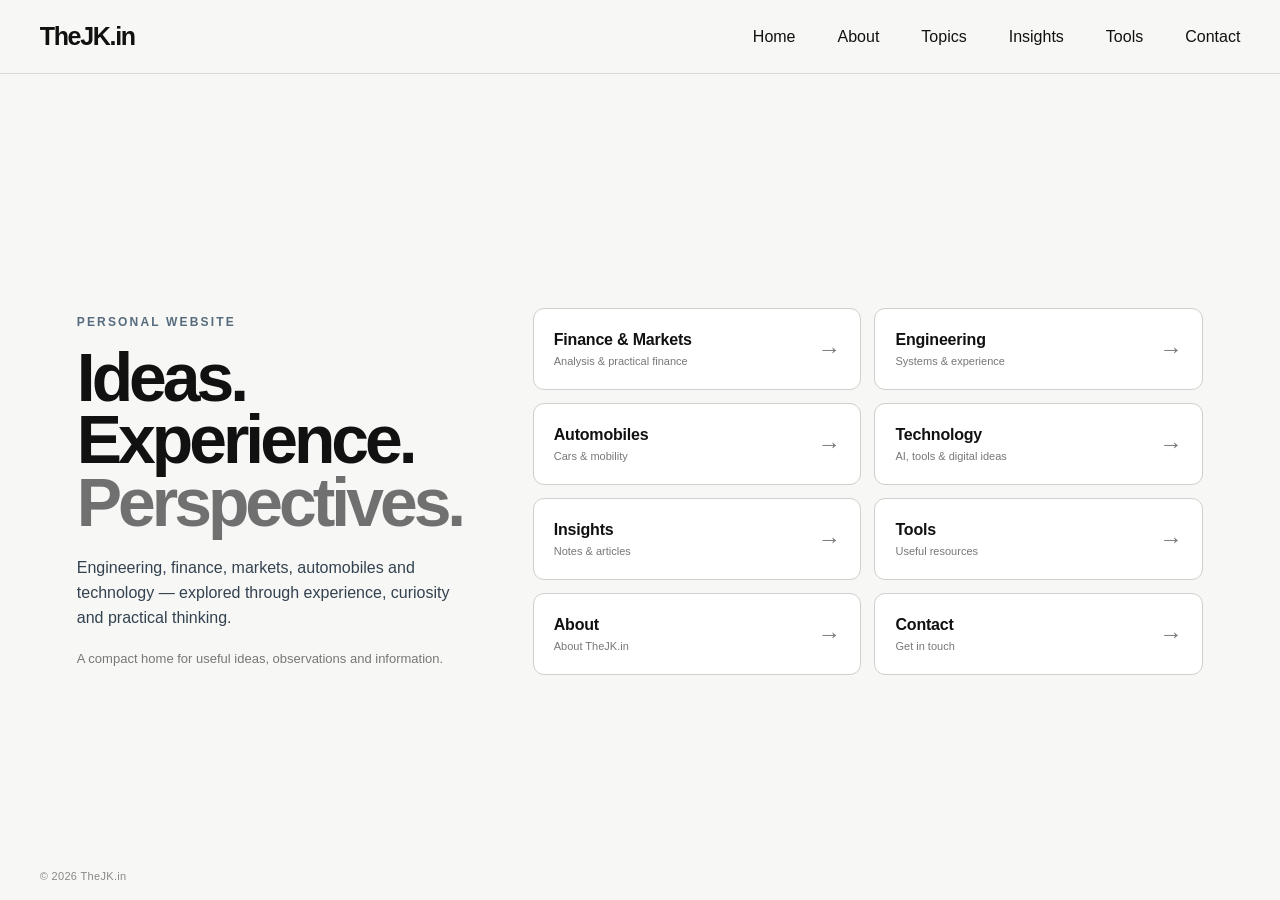
<file: index.html>
<!doctype html>
<html lang="en">
<head>
  <meta charset="utf-8">
  <meta name="viewport" content="width=device-width, initial-scale=1">
  <meta name="description" content="TheJK.in — ideas, experience and perspectives across engineering, finance, markets, automobiles and technology.">
  <meta name="theme-color" content="#f7f7f5">
  <title>TheJK.in | Ideas · Experience · Perspectives</title>

  <style>
    :root{
      --bg:#f7f7f5;
      --text:#111;
      --muted:#666;
      --line:#d9d9d5;
      --card:#fff;
      --accent:#566b7d;
    }

    *{box-sizing:border-box}

    html,body{
      width:100%;
      height:100%;
      margin:0;
    }

    body{
      overflow:hidden;
      background:var(--bg);
      color:var(--text);
      font-family:Arial, Helvetica, sans-serif;
      -webkit-font-smoothing:antialiased;
    }

    a{color:inherit;text-decoration:none}

    /* ---------- HEADER ---------- */
    .site-header{
      height:74px;
      padding:0 3.1vw;
      display:flex;
      align-items:center;
      justify-content:space-between;
      border-bottom:1px solid var(--line);
      background:rgba(247,247,245,.96);
    }

    .brand{
      font-size:25px;
      font-weight:800;
      letter-spacing:-1.3px;
    }

    .nav{
      display:flex;
      align-items:center;
      gap:42px;
    }

    .nav a{
      font-size:16px;
      transition:opacity .18s ease;
    }

    .nav a:hover{opacity:.55}

    /* ---------- HOME ---------- */
    .home{
      height:calc(100vh - 74px);
      padding:5vh 6vw 4vh;
      display:flex;
      align-items:center;
    }

    .home-grid{
      width:min(1180px,100%);
      margin:0 auto;
      display:grid;
      grid-template-columns:minmax(280px,.82fr) minmax(500px,1.45fr);
      gap:clamp(35px,6vw,90px);
      align-items:center;
    }

    .eyebrow{
      margin-bottom:18px;
      color:var(--accent);
      font-size:12px;
      font-weight:700;
      letter-spacing:.18em;
    }

    .title{
      margin:0 0 22px;
      max-width:560px;
      font-size:clamp(42px,5.3vw,76px);
      line-height:.92;
      letter-spacing:-4px;
      font-weight:800;
    }

    .title em{
      color:#707070;
      font-style:normal;
    }

    .description{
      max-width:520px;
      margin:0;
      font-size:clamp(15px,1.25vw,18px);
      line-height:1.55;
      color:#334250;
    }

    .tagline{
      margin:18px 0 0;
      color:#777;
      font-size:13px;
      line-height:1.5;
    }

    /* ---------- BUTTON PANEL ---------- */
    .buttons{
      display:grid;
      grid-template-columns:repeat(2,minmax(210px,1fr));
      gap:13px;
    }

    .button{
      min-height:82px;
      padding:17px 20px;
      display:flex;
      align-items:center;
      justify-content:space-between;
      border:1px solid #cfcfcb;
      border-radius:11px;
      background:var(--card);
      transition:
        transform .18s ease,
        box-shadow .18s ease,
        border-color .18s ease;
    }

    .button:hover{
      transform:translateY(-3px);
      border-color:#aaa;
      box-shadow:0 10px 28px rgba(0,0,0,.08);
    }

    .button strong{
      display:block;
      font-size:16px;
      font-weight:700;
      letter-spacing:-.2px;
    }

    .button small{
      display:block;
      margin-top:6px;
      color:#777;
      font-size:11px;
      font-weight:400;
    }

    .arrow{
      margin-left:15px;
      font-size:23px;
      color:#777;
      transition:transform .18s ease;
    }

    .button:hover .arrow{transform:translateX(4px)}

    .footer-note{
      position:fixed;
      left:3.1vw;
      bottom:18px;
      color:#888;
      font-size:11px;
      letter-spacing:.03em;
    }

    /* ---------- FULL-SCREEN PANELS ---------- */
    .panel{
      position:fixed;
      inset:74px 0 0;
      z-index:10;
      display:none;
      padding:7vh 8vw;
      overflow:auto;
      background:var(--bg);
    }

    .panel:target{display:block}

    .panel-inner{
      width:min(900px,100%);
      margin:0 auto;
    }

    .panel h2{
      margin:12px 0 20px;
      font-size:clamp(32px,4vw,52px);
      letter-spacing:-2px;
    }

    .panel p{
      max-width:760px;
      color:#3f4c57;
      font-size:17px;
      line-height:1.7;
    }

    .close{
      display:inline-block;
      margin-top:24px;
      padding:11px 17px;
      border:1px solid #bbb;
      border-radius:8px;
      font-size:13px;
      background:#fff;
    }

    /* ---------- MOBILE ---------- */
    @media (max-width:850px){
      body{overflow:auto}

      .site-header{height:64px;padding:0 5vw}

      .nav{gap:18px}
      .nav a:nth-child(1){display:none}

      .home{
        min-height:calc(100vh - 64px);
        height:auto;
        padding:7vh 6vw 8vh;
      }

      .home-grid{
        grid-template-columns:1fr;
        gap:34px;
      }

      .title{
        font-size:clamp(42px,12vw,64px);
        letter-spacing:-3px;
      }

      .buttons{grid-template-columns:1fr 1fr}

      .footer-note{display:none}

      .panel{inset:64px 0 0}
    }

    @media (max-width:520px){
      .nav{gap:12px}
      .nav a{font-size:13px}
      .buttons{grid-template-columns:1fr}
      .button{min-height:70px}
    }
  </style>
</head>

<body>

  <header class="site-header">
    <a class="brand" href="#home">TheJK.in</a>

    <nav class="nav" aria-label="Main navigation">
      <a href="#home">Home</a>
      <a href="#about">About</a>
      <a href="#topics">Topics</a>
      <a href="#insights">Insights</a>
      <a href="tools.html">Tools</a>
      <a href="#contact">Contact</a>
    </nav>
  </header>

  <!-- ONE-SCREEN HOME -->
  <main id="home" class="home">
    <div class="home-grid">

      <section>
        <div class="eyebrow">PERSONAL WEBSITE</div>

        <h1 class="title">
          Ideas.<br>
          Experience.<br>
          <em>Perspectives.</em>
        </h1>

        <p class="description">
          Engineering, finance, markets, automobiles and technology —
          explored through experience, curiosity and practical thinking.
        </p>

        <p class="tagline">
          A compact home for useful ideas, observations and information.
        </p>
      </section>

      <nav class="buttons" aria-label="TheJK.in sections">

        <a class="button" href="finance.html">
          <div>
            <strong>Finance &amp; Markets</strong>
            <small>Analysis &amp; practical finance</small>
          </div>
          <span class="arrow">→</span>
        </a>

        <a class="button" href="engineering.html">
          <div>
            <strong>Engineering</strong>
            <small>Systems &amp; experience</small>
          </div>
          <span class="arrow">→</span>
        </a>

        <a class="button" href="automobiles.html">
          <div>
            <strong>Automobiles</strong>
            <small>Cars &amp; mobility</small>
          </div>
          <span class="arrow">→</span>
        </a>

        <a class="button" href="technology.html">
          <div>
            <strong>Technology</strong>
            <small>AI, tools &amp; digital ideas</small>
          </div>
          <span class="arrow">→</span>
        </a>

        <a class="button" href="#insights">
          <div>
            <strong>Insights</strong>
            <small>Notes &amp; articles</small>
          </div>
          <span class="arrow">→</span>
        </a>

        <a class="button" href="tools.html">
          <div>
            <strong>Tools</strong>
            <small>Useful resources</small>
          </div>
          <span class="arrow">→</span>
        </a>

        <a class="button" href="#about">
          <div>
            <strong>About</strong>
            <small>About TheJK.in</small>
          </div>
          <span class="arrow">→</span>
        </a>

        <a class="button" href="#contact">
          <div>
            <strong>Contact</strong>
            <small>Get in touch</small>
          </div>
          <span class="arrow">→</span>
        </a>

      </nav>
    </div>
  </main>

  <div class="footer-note">© 2026 TheJK.in</div>

  <!-- ABOUT PANEL -->
  <section id="about" class="panel">
    <div class="panel-inner">
      <div class="eyebrow">ABOUT</div>
      <h2>A space for things worth thinking about.</h2>
      <p>
        TheJK.in is a personal space for ideas, observations, analysis
        and useful information gathered along the way.
      </p>
      <p>
        Engineering, finance, markets, automobiles and technology are
        explored through experience, curiosity and practical thinking.
      </p>
      <a class="close" href="#home">← Back to home</a>
    </div>
  </section>

  <!-- TOPICS PANEL -->
  <section id="topics" class="panel">
    <div class="panel-inner">
      <div class="eyebrow">TOPICS</div>
      <h2>Explore</h2>
      <p>
        Use the home-page buttons to move directly to Finance &amp; Markets,
        Engineering, Automobiles, Technology and other areas of the site.
      </p>
      <a class="close" href="#home">← Back to home</a>
    </div>
  </section>

  <!-- INSIGHTS PANEL -->
  <section id="insights" class="panel">
    <div class="panel-inner">
      <div class="eyebrow">INSIGHTS</div>
      <h2>Ideas, one at a time.</h2>
      <p>
        Selected notes and articles will appear here as TheJK.in grows.
      </p>
      <a class="close" href="#home">← Back to home</a>
    </div>
  </section>

  <!-- CONTACT PANEL -->
  <section id="contact" class="panel">
    <div class="panel-inner">
      <div class="eyebrow">CONTACT</div>
      <h2>Have an idea worth discussing?</h2>
      <p>
        Contact details will be added here.
      </p>
      <a class="close" href="#home">← Back to home</a>
    </div>
  </section>

</body>
</html>
</file>
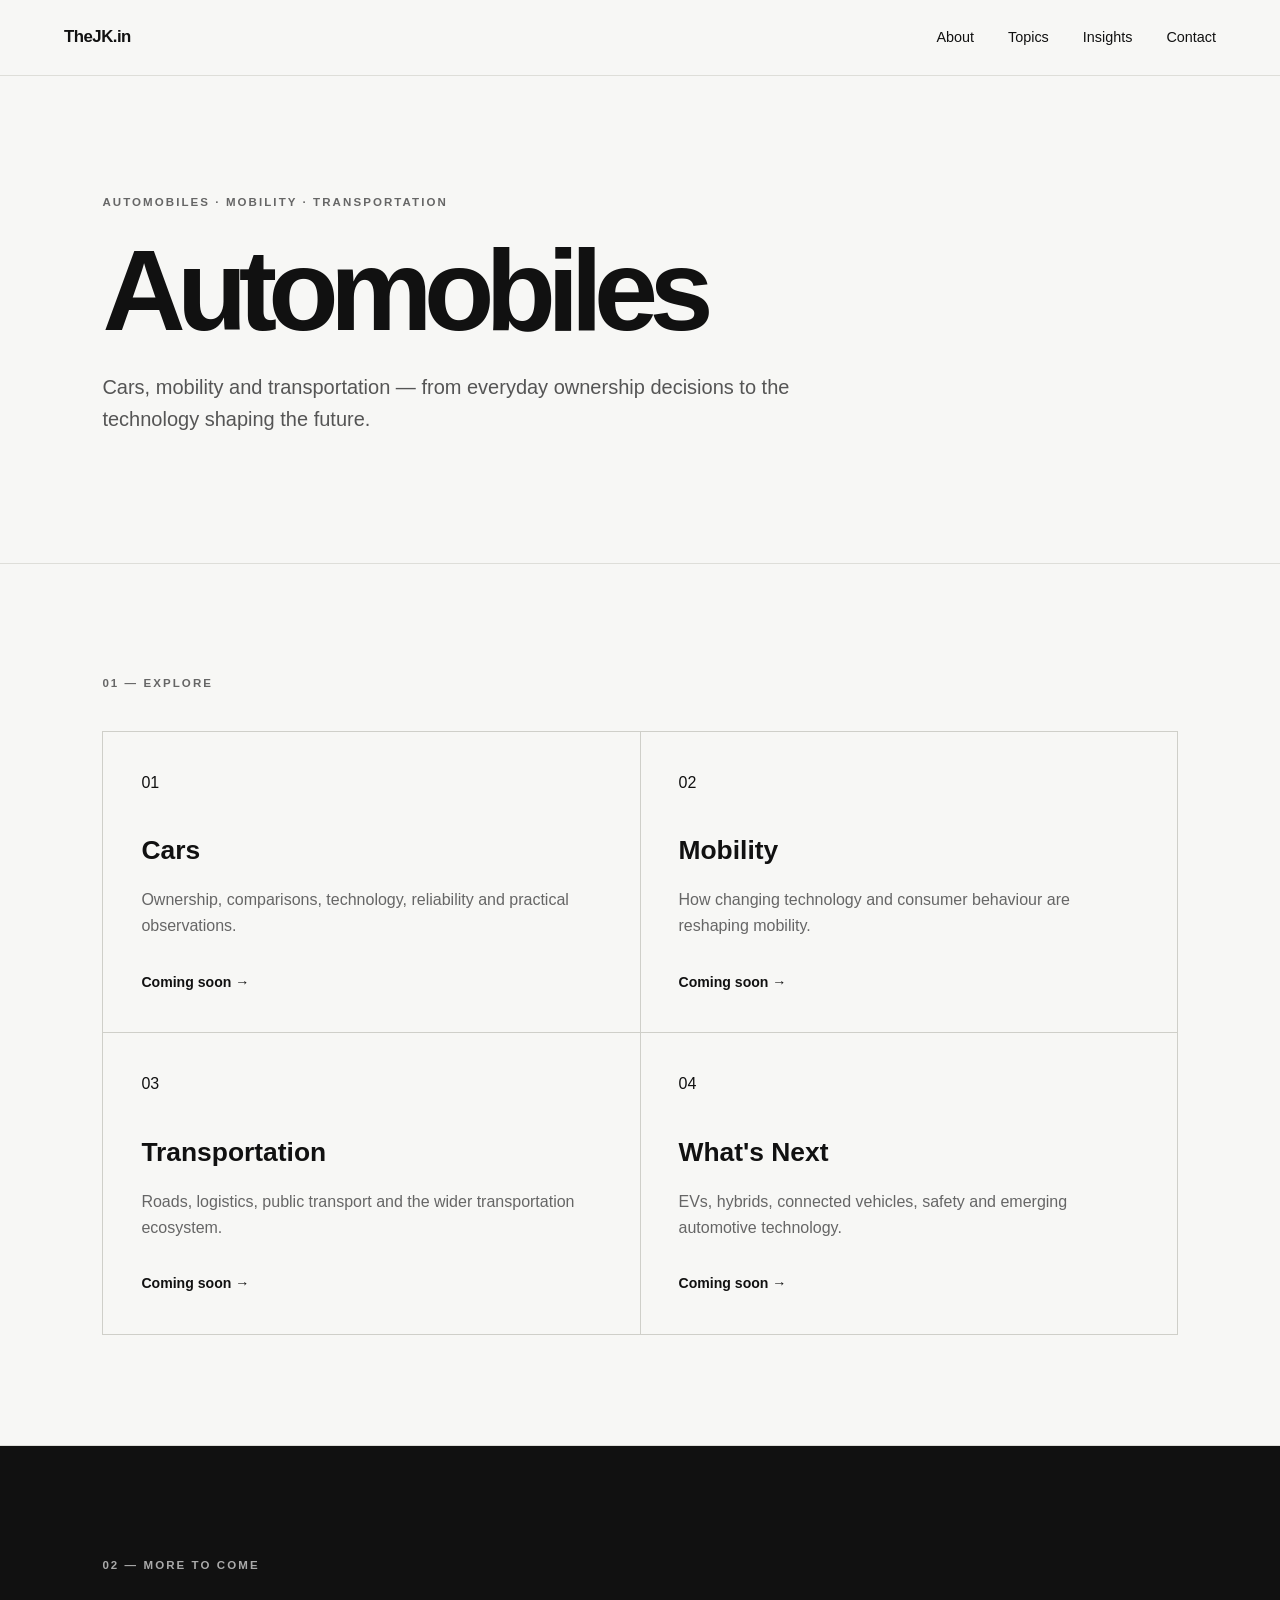
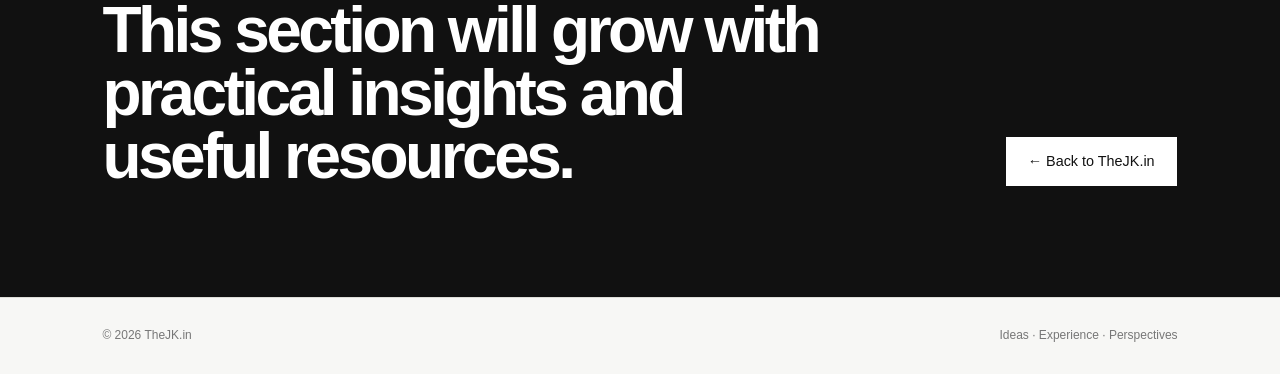
<file: automobiles.html>
<!doctype html><html lang="en"><head><meta charset="utf-8"><meta name="viewport" content="width=device-width,initial-scale=1"><meta name="description" content="Automobiles — TheJK.in"><title>Automobiles | TheJK.in</title><link rel="stylesheet" href="style.css"></head><body>
<header class="site-header"><a class="brand" href="index.html">TheJK.in</a><button class="menu-toggle" aria-label="Open menu" aria-expanded="false">☰</button><nav class="nav"><a href="index.html#about">About</a><a href="index.html#topics">Topics</a><a href="index.html#insights">Insights</a><a href="index.html#contact">Contact</a></nav></header>
<main><section class="topic-hero"><div class="eyebrow">AUTOMOBILES · MOBILITY · TRANSPORTATION</div><h1>Automobiles</h1><p>Cars, mobility and transportation — from everyday ownership decisions to the technology shaping the future.</p></section><section class="section"><div class="section-label">01 — EXPLORE</div><div class="topic-grid"><article class="topic-card"><span>01</span><h3>Cars</h3><p>Ownership, comparisons, technology, reliability and practical observations.</p><a href="#contact">Coming soon →</a></article><article class="topic-card"><span>02</span><h3>Mobility</h3><p>How changing technology and consumer behaviour are reshaping mobility.</p><a href="#contact">Coming soon →</a></article><article class="topic-card"><span>03</span><h3>Transportation</h3><p>Roads, logistics, public transport and the wider transportation ecosystem.</p><a href="#contact">Coming soon →</a></article><article class="topic-card"><span>04</span><h3>What's Next</h3><p>EVs, hybrids, connected vehicles, safety and emerging automotive technology.</p><a href="#contact">Coming soon →</a></article></div></section><section class="cta section" id="contact"><div><div class="section-label">02 — MORE TO COME</div><h2>This section will grow with practical insights and useful resources.</h2></div><a class="button button-light" href="index.html">← Back to TheJK.in</a></section></main><footer class="footer"><span>© 2026 TheJK.in</span><span>Ideas · Experience · Perspectives</span></footer><script src="script.js"></script></body></html>
</file>
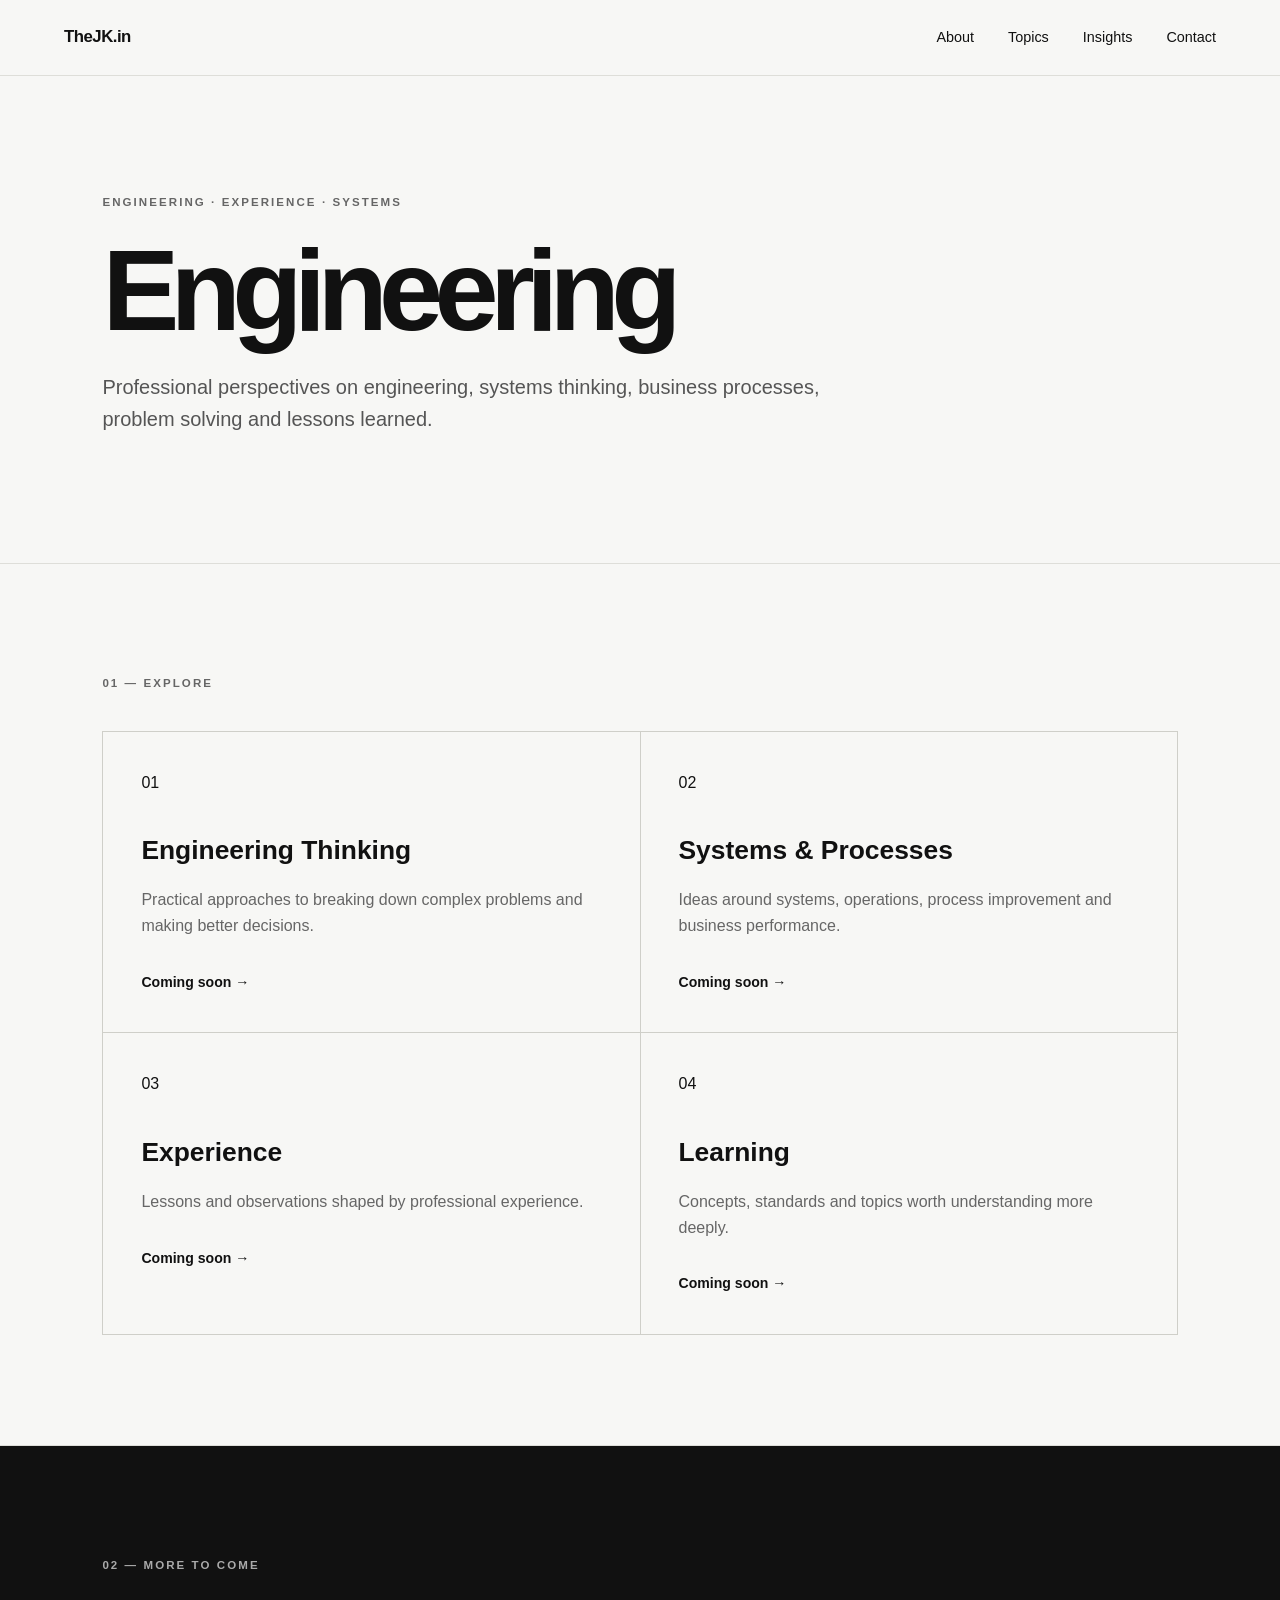
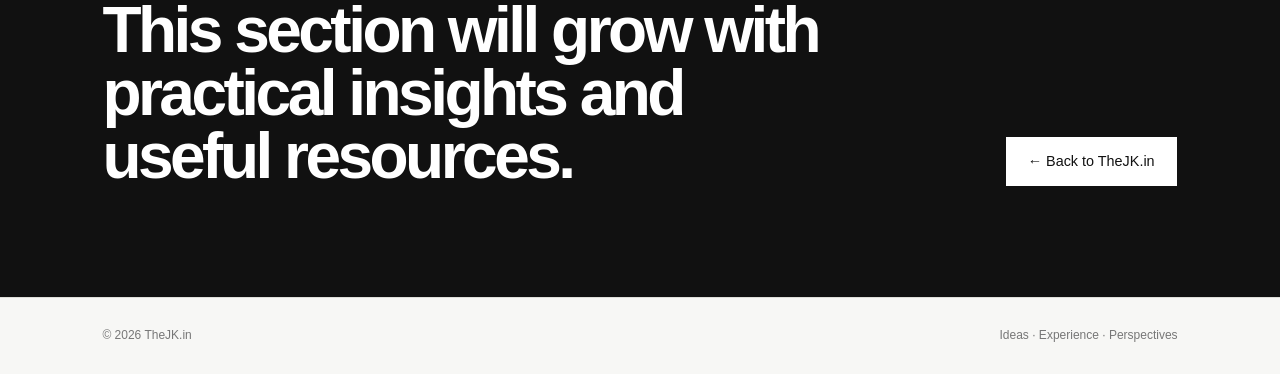
<file: engineering.html>
<!doctype html><html lang="en"><head><meta charset="utf-8"><meta name="viewport" content="width=device-width,initial-scale=1"><meta name="description" content="Engineering — TheJK.in"><title>Engineering | TheJK.in</title><link rel="stylesheet" href="style.css"></head><body>
<header class="site-header"><a class="brand" href="index.html">TheJK.in</a><button class="menu-toggle" aria-label="Open menu" aria-expanded="false">☰</button><nav class="nav"><a href="index.html#about">About</a><a href="index.html#topics">Topics</a><a href="index.html#insights">Insights</a><a href="index.html#contact">Contact</a></nav></header>
<main><section class="topic-hero"><div class="eyebrow">ENGINEERING · EXPERIENCE · SYSTEMS</div><h1>Engineering</h1><p>Professional perspectives on engineering, systems thinking, business processes, problem solving and lessons learned.</p></section><section class="section"><div class="section-label">01 — EXPLORE</div><div class="topic-grid"><article class="topic-card"><span>01</span><h3>Engineering Thinking</h3><p>Practical approaches to breaking down complex problems and making better decisions.</p><a href="#contact">Coming soon →</a></article><article class="topic-card"><span>02</span><h3>Systems & Processes</h3><p>Ideas around systems, operations, process improvement and business performance.</p><a href="#contact">Coming soon →</a></article><article class="topic-card"><span>03</span><h3>Experience</h3><p>Lessons and observations shaped by professional experience.</p><a href="#contact">Coming soon →</a></article><article class="topic-card"><span>04</span><h3>Learning</h3><p>Concepts, standards and topics worth understanding more deeply.</p><a href="#contact">Coming soon →</a></article></div></section><section class="cta section" id="contact"><div><div class="section-label">02 — MORE TO COME</div><h2>This section will grow with practical insights and useful resources.</h2></div><a class="button button-light" href="index.html">← Back to TheJK.in</a></section></main><footer class="footer"><span>© 2026 TheJK.in</span><span>Ideas · Experience · Perspectives</span></footer><script src="script.js"></script></body></html>
</file>
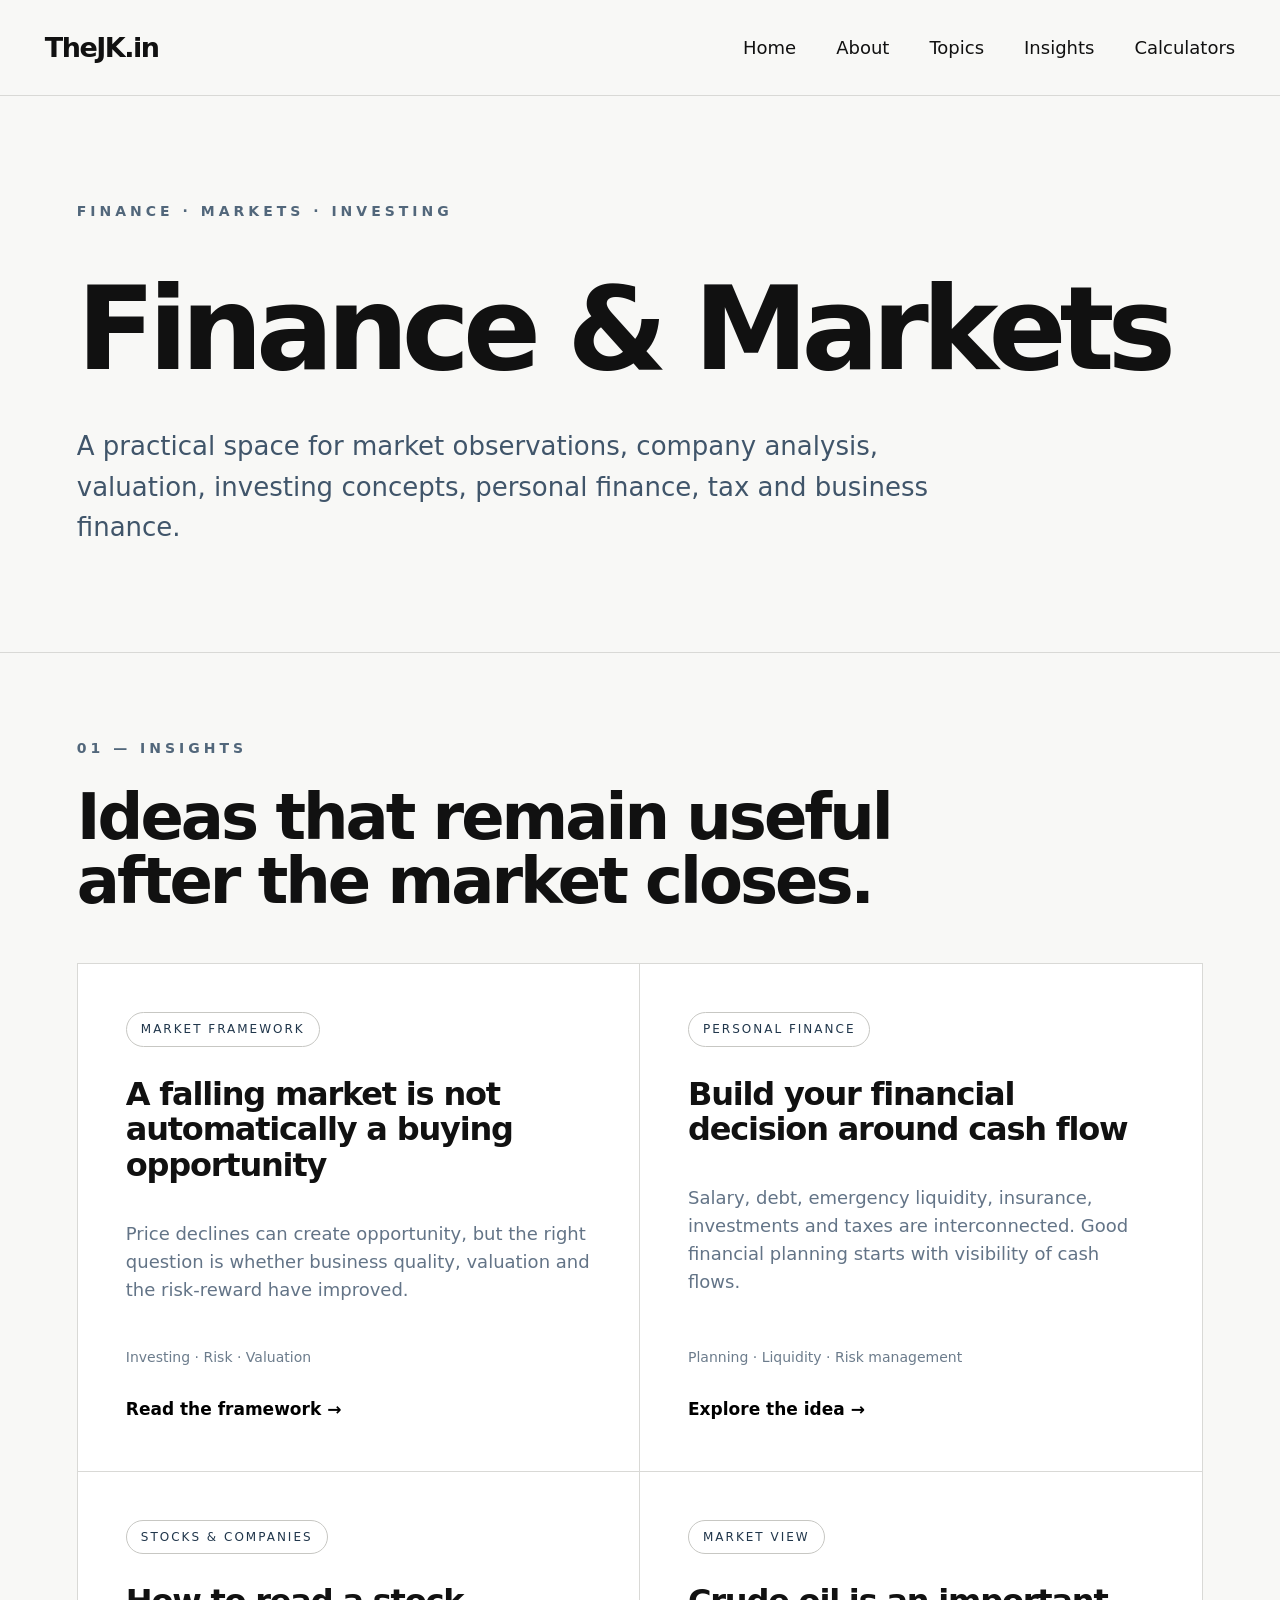
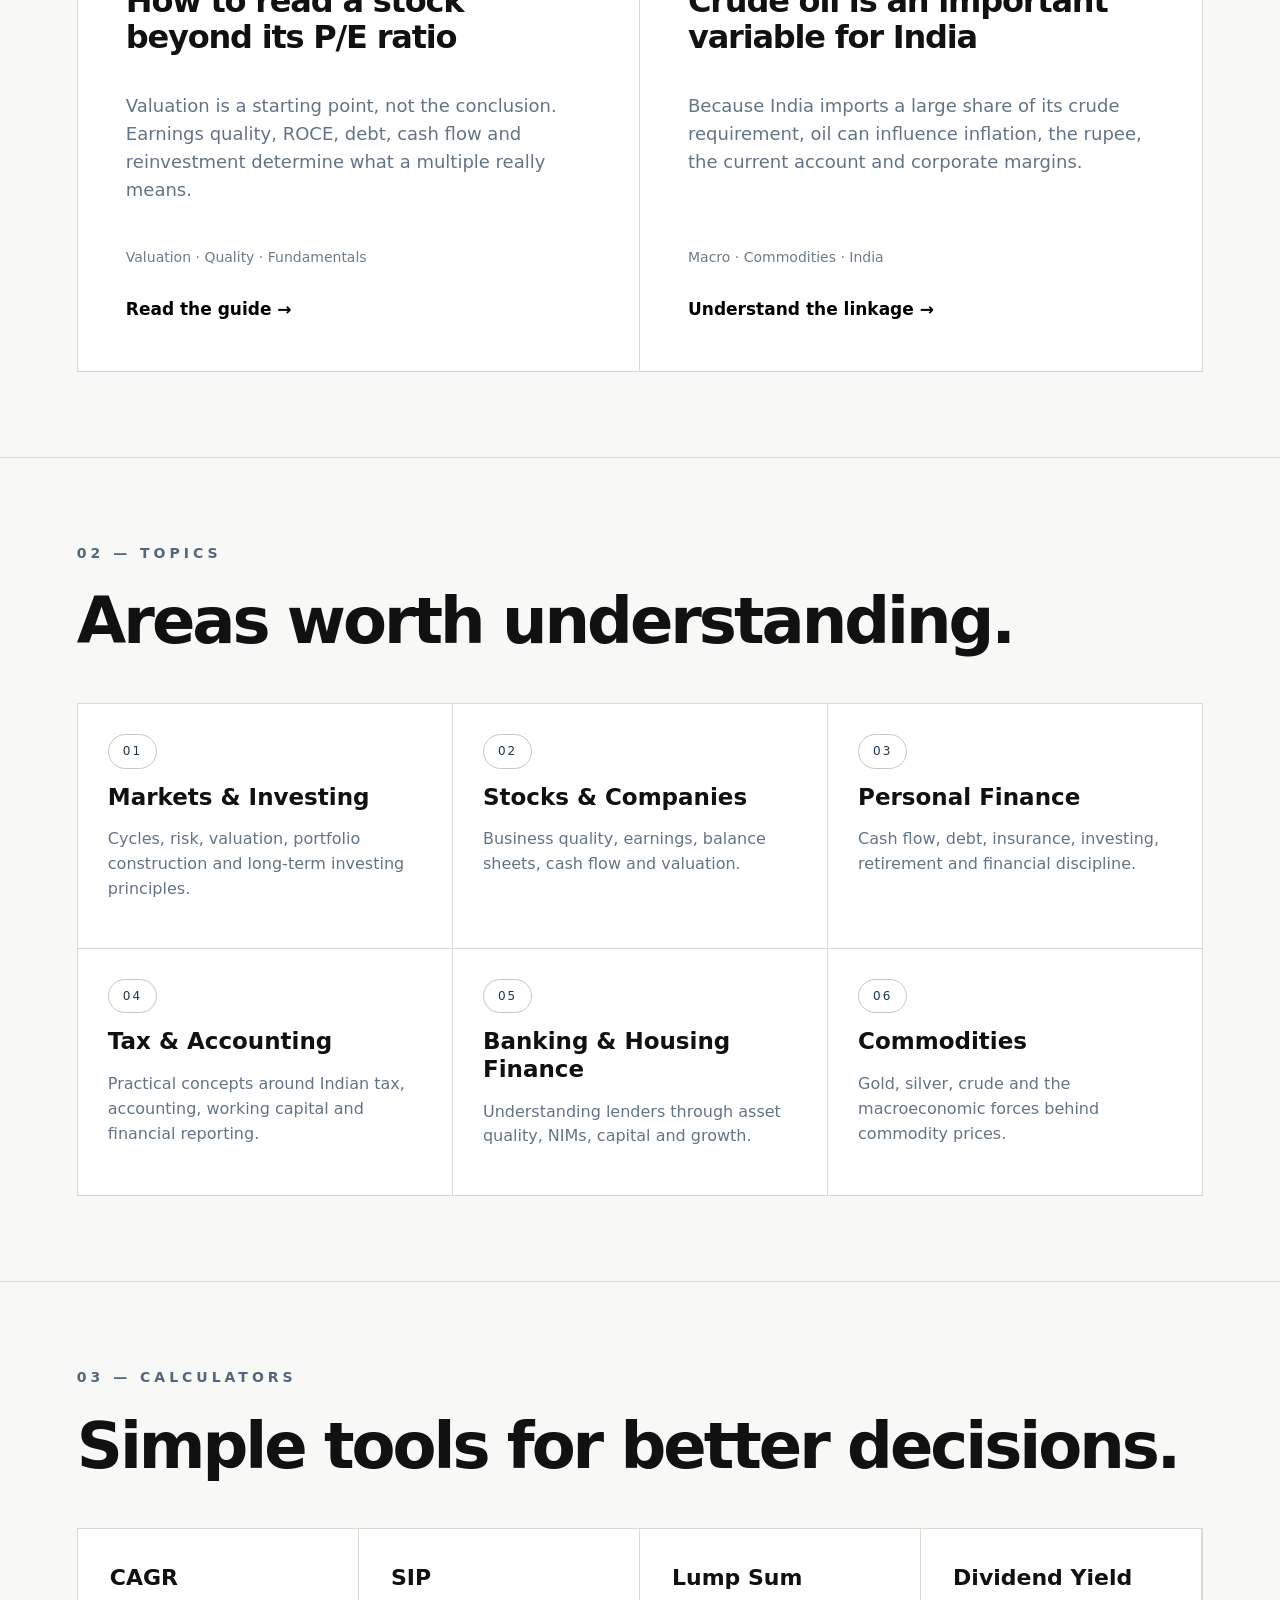
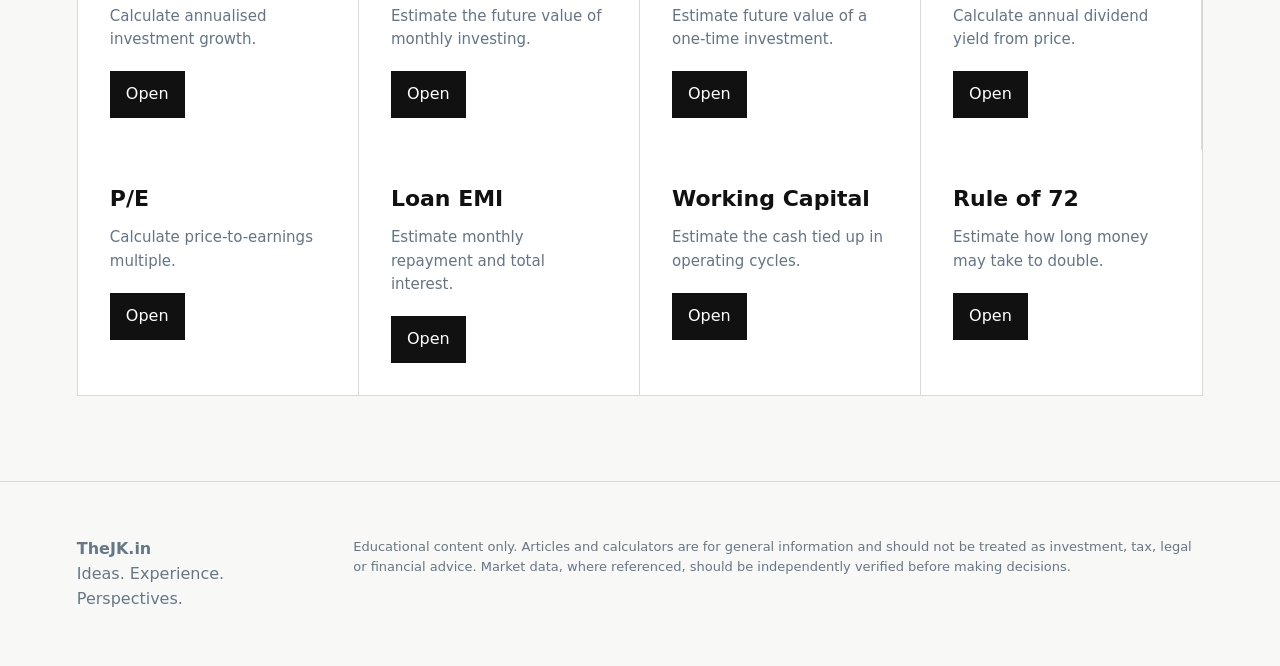
<file: finance.html>
<!DOCTYPE html>
<html lang="en">
<head>
  <meta charset="UTF-8">
  <meta name="viewport" content="width=device-width, initial-scale=1.0">
  <meta name="description" content="TheJK.in Finance & Markets — practical thinking on investing, valuation, personal finance, tax and business finance.">
  <title>Finance & Markets | TheJK.in</title>
  <style>
    :root{
      --ink:#111;
      --muted:#637487;
      --line:#d9d9d6;
      --paper:#f8f8f6;
      --card:#fff;
      --accent:#173b63;
      --max:1440px;
    }
    *{box-sizing:border-box}
    html{scroll-behavior:smooth}
    body{
      margin:0;background:var(--paper);color:var(--ink);
      font-family:Inter,ui-sans-serif,system-ui,-apple-system,BlinkMacSystemFont,"Segoe UI",sans-serif;
      line-height:1.55;
    }
    a{color:inherit;text-decoration:none}
    button,input,select{font:inherit}
    header{
      height:96px;border-bottom:1px solid var(--line);display:flex;
      align-items:center;justify-content:space-between;padding:0 3.5vw;
      position:sticky;top:0;background:rgba(248,248,246,.94);backdrop-filter:blur(10px);z-index:20;
    }
    .brand{font-size:27px;font-weight:800;letter-spacing:-1.5px}
    nav{display:flex;gap:40px;font-size:18px}
    nav a:hover{color:var(--accent)}
    main{max-width:var(--max);margin:auto}
    .hero{padding:105px 6vw 105px;border-bottom:1px solid var(--line)}
    .eyebrow,.section-label{
      text-transform:uppercase;letter-spacing:4px;font-size:14px;
      font-weight:700;color:#52677b;
    }
    .hero h1{
      font-size:clamp(62px,9vw,142px);line-height:.9;letter-spacing:-7px;
      margin:55px 0 45px;max-width:1200px;
    }
    .hero p{font-size:26px;max-width:900px;color:#40556a;margin:0}
    section{padding:85px 6vw;border-bottom:1px solid var(--line)}
    .section-title{font-size:clamp(40px,5vw,72px);line-height:1;letter-spacing:-3px;margin:25px 0 50px}
    .grid{display:grid;grid-template-columns:repeat(2,1fr);border:1px solid var(--line)}
    .card{padding:48px;min-height:370px;border-right:1px solid var(--line);border-bottom:1px solid var(--line);background:var(--card);display:flex;flex-direction:column}
    .card:nth-child(2n){border-right:0}
    .card:nth-last-child(-n+2){border-bottom:0}
    .tag{
      display:inline-block;border:1px solid #c7c7c3;border-radius:999px;
      padding:7px 14px;text-transform:uppercase;letter-spacing:2px;font-size:12px;
      width:max-content;color:#20364b
    }
    .card h3{font-size:32px;line-height:1.12;letter-spacing:-1.2px;margin:30px 0 18px}
    .card p{font-size:18px;color:var(--muted);max-width:650px}
    .meta{font-size:14px;color:#6c7c8c;margin-top:auto;padding-top:25px}
    .read{
      border:0;background:none;font-weight:800;font-size:17px;padding:0;
      cursor:pointer;text-align:left;margin-top:28px;width:max-content
    }
    .read:hover{color:var(--accent)}
    .tools{display:grid;grid-template-columns:repeat(4,1fr);border:1px solid var(--line)}
    .tool{padding:32px;background:#fff;border-right:1px solid var(--line);min-height:180px}
    .tool:last-child{border-right:0}
    .tool h3{margin:0 0 10px;font-size:22px}
    .tool p{margin:0;color:var(--muted);font-size:15px}
    .tool button{margin-top:20px;background:#111;color:#fff;border:0;padding:11px 16px;cursor:pointer}
    .calculator{
      margin-top:35px;border:1px solid var(--line);background:#fff;padding:40px;
      display:none;
    }
    .calculator.active{display:block}
    .calc-grid{display:grid;grid-template-columns:repeat(3,1fr);gap:20px}
    label{display:block;font-size:13px;font-weight:700;margin-bottom:7px;color:#43576a}
    input,select{
      width:100%;padding:13px 14px;border:1px solid #c8c8c3;background:#fafaf8;
      outline:none
    }
    input:focus,select:focus{border-color:#111}
    .calc-actions{margin-top:24px;display:flex;gap:12px}
    .primary,.secondary{
      border:0;padding:13px 20px;cursor:pointer;font-weight:700
    }
    .primary{background:#111;color:#fff}.secondary{background:#e9e9e5;color:#111}
    .result{margin-top:25px;padding:22px;background:#f0f2f3;border-left:4px solid var(--accent);font-size:20px}
    .article-list{display:grid;grid-template-columns:repeat(3,1fr);gap:1px;background:var(--line);border:1px solid var(--line)}
    .mini{background:#fff;padding:30px;min-height:220px}
    .mini h3{font-size:23px;line-height:1.2;margin:15px 0}
    .mini p{color:var(--muted)}
    footer{padding:55px 6vw;color:#667787;display:flex;justify-content:space-between;gap:30px}
    .disclaimer{font-size:13px;max-width:850px}
    .modal{
      position:fixed;inset:0;background:rgba(0,0,0,.62);display:none;
      align-items:center;justify-content:center;padding:25px;z-index:50
    }
    .modal.open{display:flex}
    .modal-box{
      background:#fff;max-width:900px;max-height:90vh;overflow:auto;padding:55px;
      position:relative
    }
    .close{position:absolute;right:20px;top:16px;border:0;background:none;font-size:30px;cursor:pointer}
    .modal-box h2{font-size:44px;line-height:1.05;letter-spacing:-2px;margin:15px 0 25px}
    .modal-box h3{font-size:22px;margin-top:32px}
    .modal-box p,.modal-box li{font-size:17px;color:#40556a}
    @media(max-width:900px){
      header{height:75px;padding:0 20px}.brand{font-size:23px}nav{gap:15px;font-size:14px}
      .hero{padding:70px 25px}.hero h1{letter-spacing:-4px;margin:40px 0 30px}
      .hero p{font-size:20px}section{padding:60px 25px}
      .grid,.tools,.article-list{grid-template-columns:1fr}
      .card{border-right:0!important}.card:nth-last-child(-n+2){border-bottom:1px solid var(--line)}
      .card:last-child{border-bottom:0}.tool{border-right:0;border-bottom:1px solid var(--line)}
      .calc-grid{grid-template-columns:1fr}.modal-box{padding:35px 25px}.modal-box h2{font-size:34px}
      footer{padding:40px 25px;display:block}
    }
  </style>
</head>
<body>
<header>
  <a class="brand" href="index.html">TheJK.in</a>
  <nav>
    <a href="index.html">Home</a>
        <a href="index.html">About</a>
    <a href="#topics">Topics</a>
    <a href="#insights">Insights</a>
    <a href="#calculators">Calculators</a>
  </nav>
</header>

<main>
  <section class="hero">
    <div class="eyebrow">Finance · Markets · Investing</div>
    <h1>Finance &amp; Markets</h1>
    <p>A practical space for market observations, company analysis, valuation, investing concepts, personal finance, tax and business finance.</p>
  </section>

  <section id="insights">
    <div class="section-label">01 — Insights</div>
    <h2 class="section-title">Ideas that remain useful<br>after the market closes.</h2>
    <div class="grid">
      <article class="card">
        <span class="tag">Market Framework</span>
        <h3>A falling market is not automatically a buying opportunity</h3>
        <p>Price declines can create opportunity, but the right question is whether business quality, valuation and the risk-reward have improved.</p>
        <div class="meta">Investing · Risk · Valuation</div>
        <button class="read" onclick="openArticle('falling-market')">Read the framework →</button>
      </article>
      <article class="card">
        <span class="tag">Personal Finance</span>
        <h3>Build your financial decision around cash flow</h3>
        <p>Salary, debt, emergency liquidity, insurance, investments and taxes are interconnected. Good financial planning starts with visibility of cash flows.</p>
        <div class="meta">Planning · Liquidity · Risk management</div>
        <button class="read" onclick="openArticle('cash-flow')">Explore the idea →</button>
      </article>
      <article class="card">
        <span class="tag">Stocks &amp; Companies</span>
        <h3>How to read a stock beyond its P/E ratio</h3>
        <p>Valuation is a starting point, not the conclusion. Earnings quality, ROCE, debt, cash flow and reinvestment determine what a multiple really means.</p>
        <div class="meta">Valuation · Quality · Fundamentals</div>
        <button class="read" onclick="openArticle('pe-ratio')">Read the guide →</button>
      </article>
      <article class="card">
        <span class="tag">Market View</span>
        <h3>Crude oil is an important variable for India</h3>
        <p>Because India imports a large share of its crude requirement, oil can influence inflation, the rupee, the current account and corporate margins.</p>
        <div class="meta">Macro · Commodities · India</div>
        <button class="read" onclick="openArticle('crude-oil')">Understand the linkage →</button>
      </article>
    </div>
  </section>

  <section id="topics">
    <div class="section-label">02 — Topics</div>
    <h2 class="section-title">Areas worth understanding.</h2>
    <div class="article-list">
      <div class="mini"><span class="tag">01</span><h3>Markets &amp; Investing</h3><p>Cycles, risk, valuation, portfolio construction and long-term investing principles.</p></div>
      <div class="mini"><span class="tag">02</span><h3>Stocks &amp; Companies</h3><p>Business quality, earnings, balance sheets, cash flow and valuation.</p></div>
      <div class="mini"><span class="tag">03</span><h3>Personal Finance</h3><p>Cash flow, debt, insurance, investing, retirement and financial discipline.</p></div>
      <div class="mini"><span class="tag">04</span><h3>Tax &amp; Accounting</h3><p>Practical concepts around Indian tax, accounting, working capital and financial reporting.</p></div>
      <div class="mini"><span class="tag">05</span><h3>Banking &amp; Housing Finance</h3><p>Understanding lenders through asset quality, NIMs, capital and growth.</p></div>
      <div class="mini"><span class="tag">06</span><h3>Commodities</h3><p>Gold, silver, crude and the macroeconomic forces behind commodity prices.</p></div>
    </div>
  </section>

  <section id="calculators">
    <div class="section-label">03 — Calculators</div>
    <h2 class="section-title">Simple tools for better decisions.</h2>
    <div class="tools">
      <div class="tool"><h3>CAGR</h3><p>Calculate annualised investment growth.</p><button onclick="showCalc('cagr')">Open</button></div>
      <div class="tool"><h3>SIP</h3><p>Estimate the future value of monthly investing.</p><button onclick="showCalc('sip')">Open</button></div>
      <div class="tool"><h3>Lump Sum</h3><p>Estimate future value of a one-time investment.</p><button onclick="showCalc('lump')">Open</button></div>
      <div class="tool"><h3>Dividend Yield</h3><p>Calculate annual dividend yield from price.</p><button onclick="showCalc('dividend')">Open</button></div>
      <div class="tool"><h3>P/E</h3><p>Calculate price-to-earnings multiple.</p><button onclick="showCalc('pe')">Open</button></div>
      <div class="tool"><h3>Loan EMI</h3><p>Estimate monthly repayment and total interest.</p><button onclick="showCalc('emi')">Open</button></div>
      <div class="tool"><h3>Working Capital</h3><p>Estimate the cash tied up in operating cycles.</p><button onclick="showCalc('wc')">Open</button></div>
      <div class="tool"><h3>Rule of 72</h3><p>Estimate how long money may take to double.</p><button onclick="showCalc('rule72')">Open</button></div>
    </div>

    <div id="calculator" class="calculator">
      <h3 id="calcTitle" style="font-size:30px;margin-top:0"></h3>
      <div id="calcFields" class="calc-grid"></div>
      <div class="calc-actions">
        <button class="primary" onclick="calculate()">Calculate</button>
        <button class="secondary" onclick="document.getElementById('calculator').classList.remove('active')">Close</button>
      </div>
      <div id="calcResult" class="result" style="display:none"></div>
    </div>
  </section>
</main>

<footer>
  <div><strong>TheJK.in</strong><br>Ideas. Experience. Perspectives.</div>
  <div class="disclaimer">Educational content only. Articles and calculators are for general information and should not be treated as investment, tax, legal or financial advice. Market data, where referenced, should be independently verified before making decisions.</div>
</footer>

<div id="modal" class="modal" onclick="if(event.target===this)closeArticle()">
  <div class="modal-box">
    <button class="close" onclick="closeArticle()">×</button>
    <div id="articleContent"></div>
  </div>
</div>

<script>
const articles = {
  "falling-market": {
    tag:"MARKET FRAMEWORK",
    title:"A falling market is not automatically a buying opportunity",
    body:`
      <p>A lower share price changes the price you pay. It does not automatically improve the underlying business. A useful response to a market decline is therefore to separate <strong>price risk</strong> from <strong>business risk</strong>.</p>
      <h3>1. Start with the business</h3>
      <p>Ask whether revenue, margins, competitive position, balance-sheet strength and cash generation remain intact. A 20% fall in a strong business can be interesting; a 20% fall in a structurally weak business may simply be the beginning of a larger decline.</p>
      <h3>2. Revisit valuation</h3>
      <p>Compare the new price with sustainable earnings and cash flows rather than with the previous market price. A stock becoming cheaper is useful only if the earnings base you are valuing is still credible.</p>
      <h3>3. Look for a catalyst</h3>
      <p>Potential catalysts include improving margins, deleveraging, new capacity, market-share gains or a cyclical recovery. Without a catalyst, a cheap stock can remain cheap for a long time.</p>
      <h3>4. Define the risk</h3>
      <p>Before adding, identify what would make your thesis wrong. This prevents a falling price from becoming an excuse to average down without analysis.</p>
      <p><strong>Framework:</strong> Business quality → Valuation → Catalyst → Risk → Position size.</p>`
  },
  "cash-flow": {
    tag:"PERSONAL FINANCE",
    title:"Build your financial decision around cash flow",
    body:`
      <p>Personal finance becomes easier when decisions are viewed through monthly and annual cash flows rather than isolated products. Salary, debt, insurance, investments and taxes all compete for the same pool of money.</p>
      <h3>Know your fixed commitments</h3>
      <p>List essential household spending, EMIs, insurance premiums, school fees and other recurring obligations. This tells you how much of your income is already committed before investing.</p>
      <h3>Protect liquidity first</h3>
      <p>An emergency reserve reduces the need to sell long-term investments during an unfavourable market. The right reserve depends on employment stability, family obligations and access to other liquidity.</p>
      <h3>Then allocate for goals</h3>
      <p>Short-term money generally needs stability; long-term money can accept greater volatility. The objective is not to maximise return on every rupee, but to match risk with the time horizon of the goal.</p>
      <h3>Review annually</h3>
      <p>Income, expenses, debt and goals change. A simple annual cash-flow review can reveal whether savings are increasing, debt is becoming manageable and investments remain aligned with objectives.</p>`
  },
  "pe-ratio": {
    tag:"STOCKS & COMPANIES",
    title:"How to read a stock beyond its P/E ratio",
    body:`
      <p>The P/E ratio is useful because it connects market price with earnings. But a single multiple says very little without context.</p>
      <h3>Compare growth with the multiple</h3>
      <p>A high P/E can be reasonable for a business capable of compounding earnings for many years. A low P/E can be a warning if earnings are cyclical, declining or temporarily inflated.</p>
      <h3>Check earnings quality</h3>
      <p>Look at operating cash flow alongside reported profit. Persistent gaps between accounting profit and cash generation deserve investigation.</p>
      <h3>Look at returns on capital</h3>
      <p>ROCE and ROE help explain whether a company can turn retained capital into attractive returns. High growth with poor returns can destroy value if large amounts of capital are continually required.</p>
      <h3>Balance sheet matters</h3>
      <p>Debt can magnify returns in good times and magnify problems in weak cycles. Interest coverage, net debt and cash generation should be considered before concluding that a stock is cheap.</p>
      <p><strong>Better question:</strong> What am I paying today for the quality and durability of the earnings I expect tomorrow?</p>`
  },
  "crude-oil": {
    tag:"MARKET VIEW",
    title:"Crude oil is an important variable for India",
    body:`
      <p>Crude oil matters to India because the country relies heavily on imported energy. Changes in oil prices can therefore affect several parts of the economy at once.</p>
      <h3>Inflation</h3>
      <p>Higher energy costs can feed into transportation, logistics and the prices of goods and services. The eventual impact depends on how much of the increase is absorbed by companies, consumers or the government.</p>
      <h3>The rupee and external balance</h3>
      <p>Higher import costs can increase demand for foreign currency. All else equal, a sustained oil spike can put pressure on the current account and the rupee.</p>
      <h3>Corporate margins</h3>
      <p>Oil producers can benefit from higher prices, while fuel-intensive industries may face higher costs. The impact is therefore sector-specific rather than uniformly positive or negative.</p>
      <h3>What investors should watch</h3>
      <p>Rather than reacting to a single day's oil move, watch the duration of the price change, refinery margins, inflation expectations, currency movement and whether companies can pass higher costs to customers.</p>`
  }
};

function openArticle(id){
  const a=articles[id];
  document.getElementById('articleContent').innerHTML =
    `<div class="tag">${a.tag}</div><h2>${a.title}</h2>${a.body}`;
  document.getElementById('modal').classList.add('open');
  document.body.style.overflow='hidden';
}
function closeArticle(){
  document.getElementById('modal').classList.remove('open');
  document.body.style.overflow='';
}

let calcType='';
const calcConfig={
  cagr:{title:'CAGR Calculator',fields:[
    ['start','Starting value','number','100000'],['end','Ending value','number','150000'],['years','Investment period (years)','number','3']]},
  sip:{title:'SIP Calculator',fields:[
    ['monthly','Monthly investment (₹)','number','10000'],['rate','Expected annual return (%)','number','12'],['years','Period (years)','number','10']]},
  lump:{title:'Lump Sum Calculator',fields:[
    ['principal','Initial investment (₹)','number','100000'],['rate','Expected annual return (%)','number','12'],['years','Period (years)','number','10']]},
  dividend:{title:'Dividend Yield Calculator',fields:[
    ['dividend','Annual dividend per share (₹)','number','10'],['price','Current share price (₹)','number','300']]},
  pe:{title:'P/E Calculator',fields:[
    ['price','Share price (₹)','number','300'],['eps','EPS (₹)','number','20']]},
  emi:{title:'Loan EMI Calculator',fields:[
    ['principal','Loan amount (₹)','number','1000000'],['rate','Annual interest rate (%)','number','8.5'],['years','Loan period (years)','number','10']]},
  wc:{title:'Working Capital Calculator',fields:[
    ['inventory','Inventory (₹)','number','500000'],['receivables','Trade receivables (₹)','number','800000'],['payables','Trade payables (₹)','number','600000']]},
  rule72:{title:'Rule of 72',fields:[
    ['rate','Annual return / interest rate (%)','number','10']]}
};

function showCalc(type){
  calcType=type;
  const c=calcConfig[type];
  document.getElementById('calcTitle').textContent=c.title;
  document.getElementById('calcFields').innerHTML=c.fields.map(f=>
    `<div><label for="${f[0]}">${f[1]}</label><input id="${f[0]}" type="${f[2]}" value="${f[3]}" min="0" step="any"></div>`
  ).join('');
  document.getElementById('calcResult').style.display='none';
  document.getElementById('calculator').classList.add('active');
  document.getElementById('calculator').scrollIntoView({behavior:'smooth',block:'center'});
}
function v(id){return Number(document.getElementById(id).value)||0}
function money(n){return new Intl.NumberFormat('en-IN',{style:'currency',currency:'INR',maximumFractionDigits:0}).format(n)}
function calculate(){
  let r='',x;
  if(calcType==='cagr'){
    x=(Math.pow(v('end')/v('start'),1/v('years'))-1)*100;
    r=`CAGR: <strong>${x.toFixed(2)}%</strong> per year.`;
  } else if(calcType==='sip'){
    const m=v('monthly'), i=v('rate')/12/100, n=v('years')*12;
    const fv=i?m*((Math.pow(1+i,n)-1)/i)*(1+i):m*n;
    r=`Estimated value: <strong>${money(fv)}</strong><br>Amount invested: ${money(m*n)}<br>Estimated gain: ${money(fv-m*n)}`;
  } else if(calcType==='lump'){
    const fv=v('principal')*Math.pow(1+v('rate')/100,v('years'));
    r=`Estimated future value: <strong>${money(fv)}</strong><br>Estimated gain: ${money(fv-v('principal'))}`;
  } else if(calcType==='dividend'){
    x=v('dividend')/v('price')*100;
    r=`Dividend yield: <strong>${x.toFixed(2)}%</strong>`;
  } else if(calcType==='pe'){
    x=v('price')/v('eps');
    r=`P/E ratio: <strong>${x.toFixed(2)}×</strong>`;
  } else if(calcType==='emi'){
    const p=v('principal'),m=v('rate')/12/100,n=v('years')*12;
    const emi=m?p*m*Math.pow(1+m,n)/(Math.pow(1+m,n)-1):p/n;
    r=`Monthly EMI: <strong>${money(emi)}</strong><br>Total repayment: ${money(emi*n)}<br>Total interest: ${money(emi*n-p)}`;
  } else if(calcType==='wc'){
    x=v('inventory')+v('receivables')-v('payables');
    r=`Estimated working capital: <strong>${money(x)}</strong>`;
  } else if(calcType==='rule72'){
    x=72/v('rate');
    r=`Approximate doubling time: <strong>${x.toFixed(1)} years</strong>.`;
  }
  const el=document.getElementById('calcResult');el.innerHTML=r;el.style.display='block';
}
document.addEventListener('keydown',e=>{if(e.key==='Escape')closeArticle()});
</script>
</body>
</html>
</file>
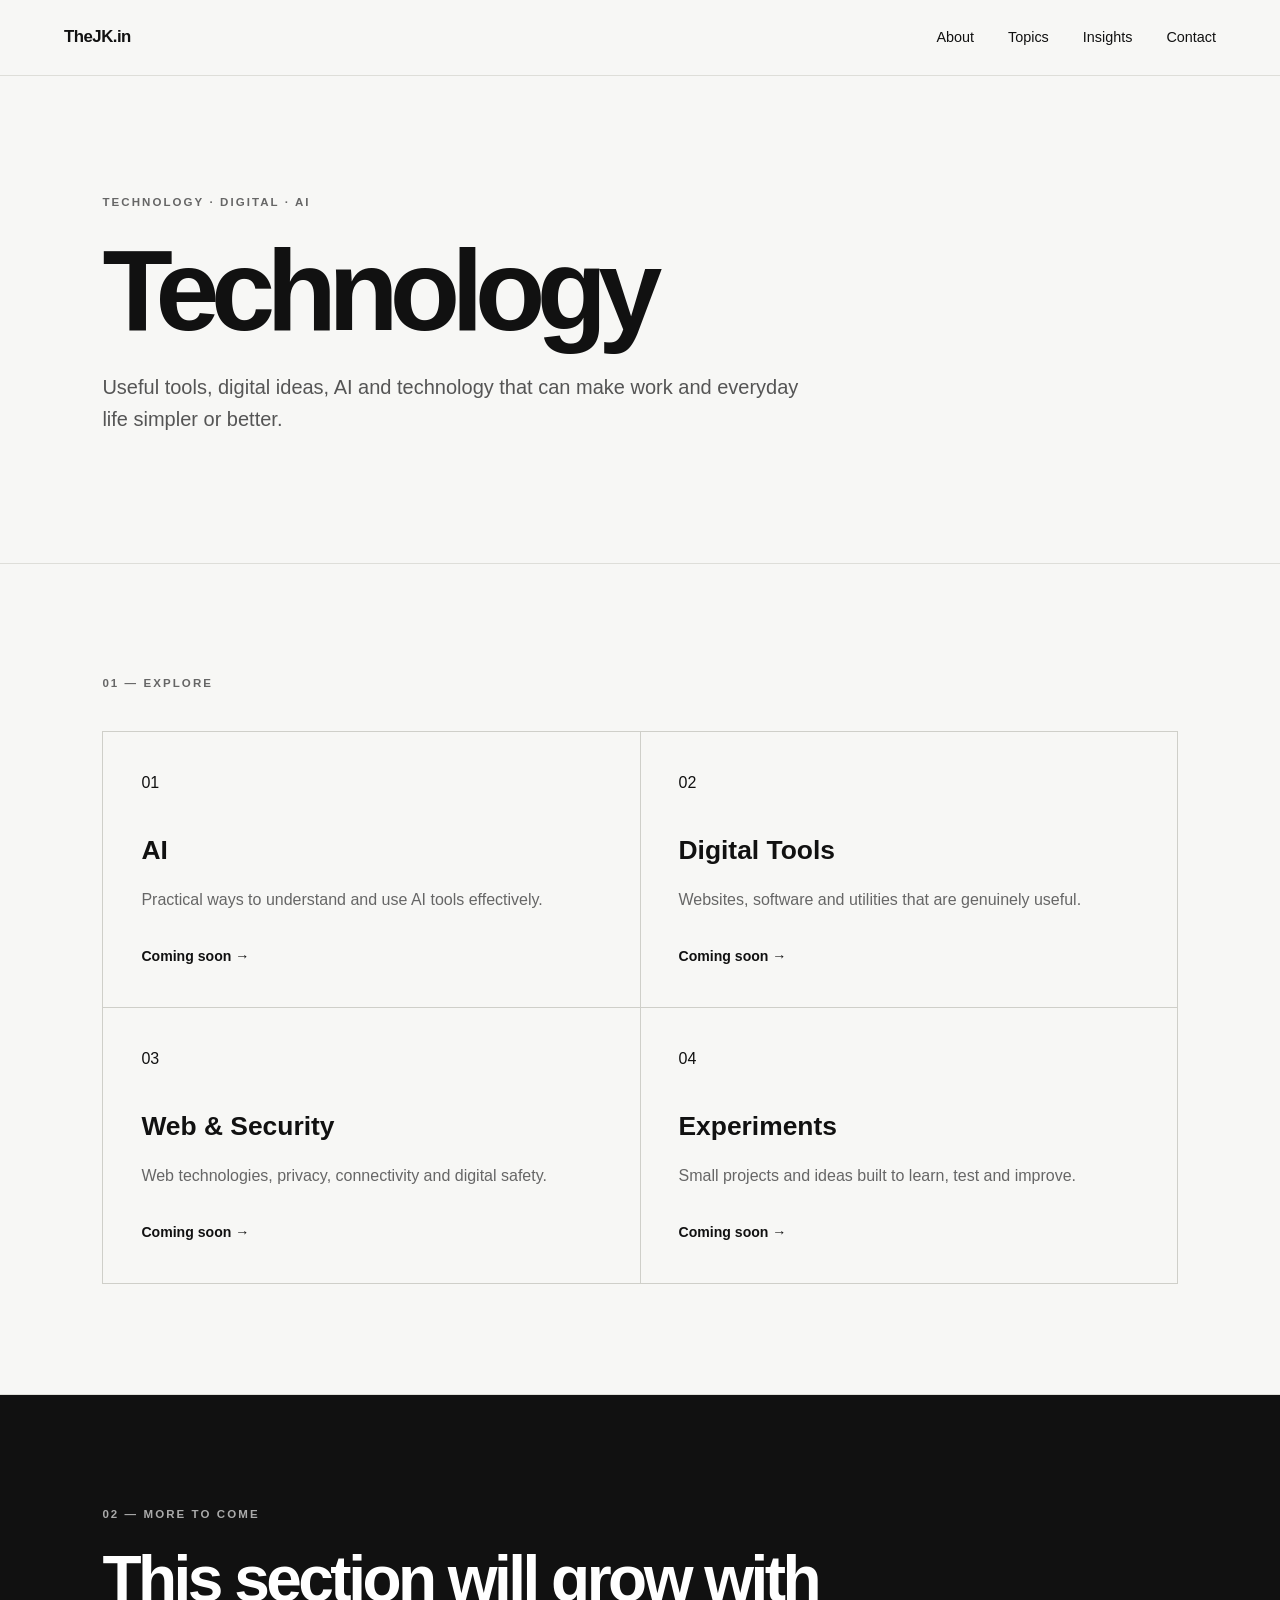
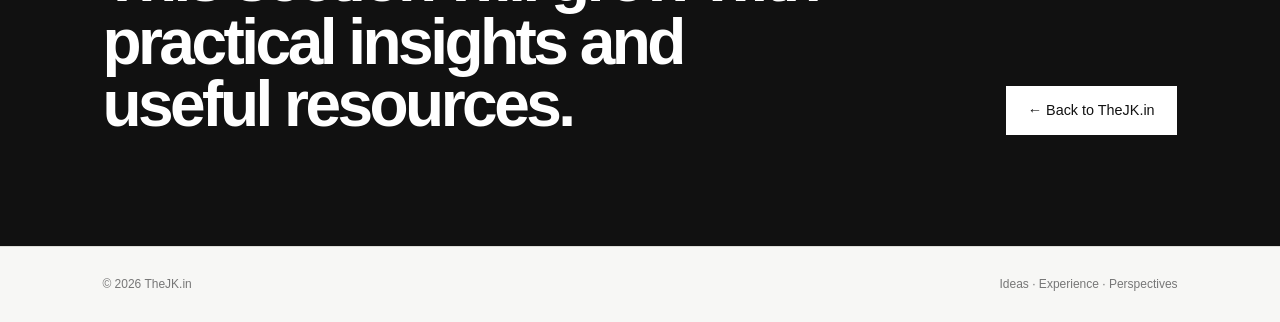
<file: technology.html>
<!doctype html><html lang="en"><head><meta charset="utf-8"><meta name="viewport" content="width=device-width,initial-scale=1"><meta name="description" content="Technology — TheJK.in"><title>Technology | TheJK.in</title><link rel="stylesheet" href="style.css"></head><body>
<header class="site-header"><a class="brand" href="index.html">TheJK.in</a><button class="menu-toggle" aria-label="Open menu" aria-expanded="false">☰</button><nav class="nav"><a href="index.html#about">About</a><a href="index.html#topics">Topics</a><a href="index.html#insights">Insights</a><a href="index.html#contact">Contact</a></nav></header>
<main><section class="topic-hero"><div class="eyebrow">TECHNOLOGY · DIGITAL · AI</div><h1>Technology</h1><p>Useful tools, digital ideas, AI and technology that can make work and everyday life simpler or better.</p></section><section class="section"><div class="section-label">01 — EXPLORE</div><div class="topic-grid"><article class="topic-card"><span>01</span><h3>AI</h3><p>Practical ways to understand and use AI tools effectively.</p><a href="#contact">Coming soon →</a></article><article class="topic-card"><span>02</span><h3>Digital Tools</h3><p>Websites, software and utilities that are genuinely useful.</p><a href="#contact">Coming soon →</a></article><article class="topic-card"><span>03</span><h3>Web & Security</h3><p>Web technologies, privacy, connectivity and digital safety.</p><a href="#contact">Coming soon →</a></article><article class="topic-card"><span>04</span><h3>Experiments</h3><p>Small projects and ideas built to learn, test and improve.</p><a href="#contact">Coming soon →</a></article></div></section><section class="cta section" id="contact"><div><div class="section-label">02 — MORE TO COME</div><h2>This section will grow with practical insights and useful resources.</h2></div><a class="button button-light" href="index.html">← Back to TheJK.in</a></section></main><footer class="footer"><span>© 2026 TheJK.in</span><span>Ideas · Experience · Perspectives</span></footer><script src="script.js"></script></body></html>
</file>
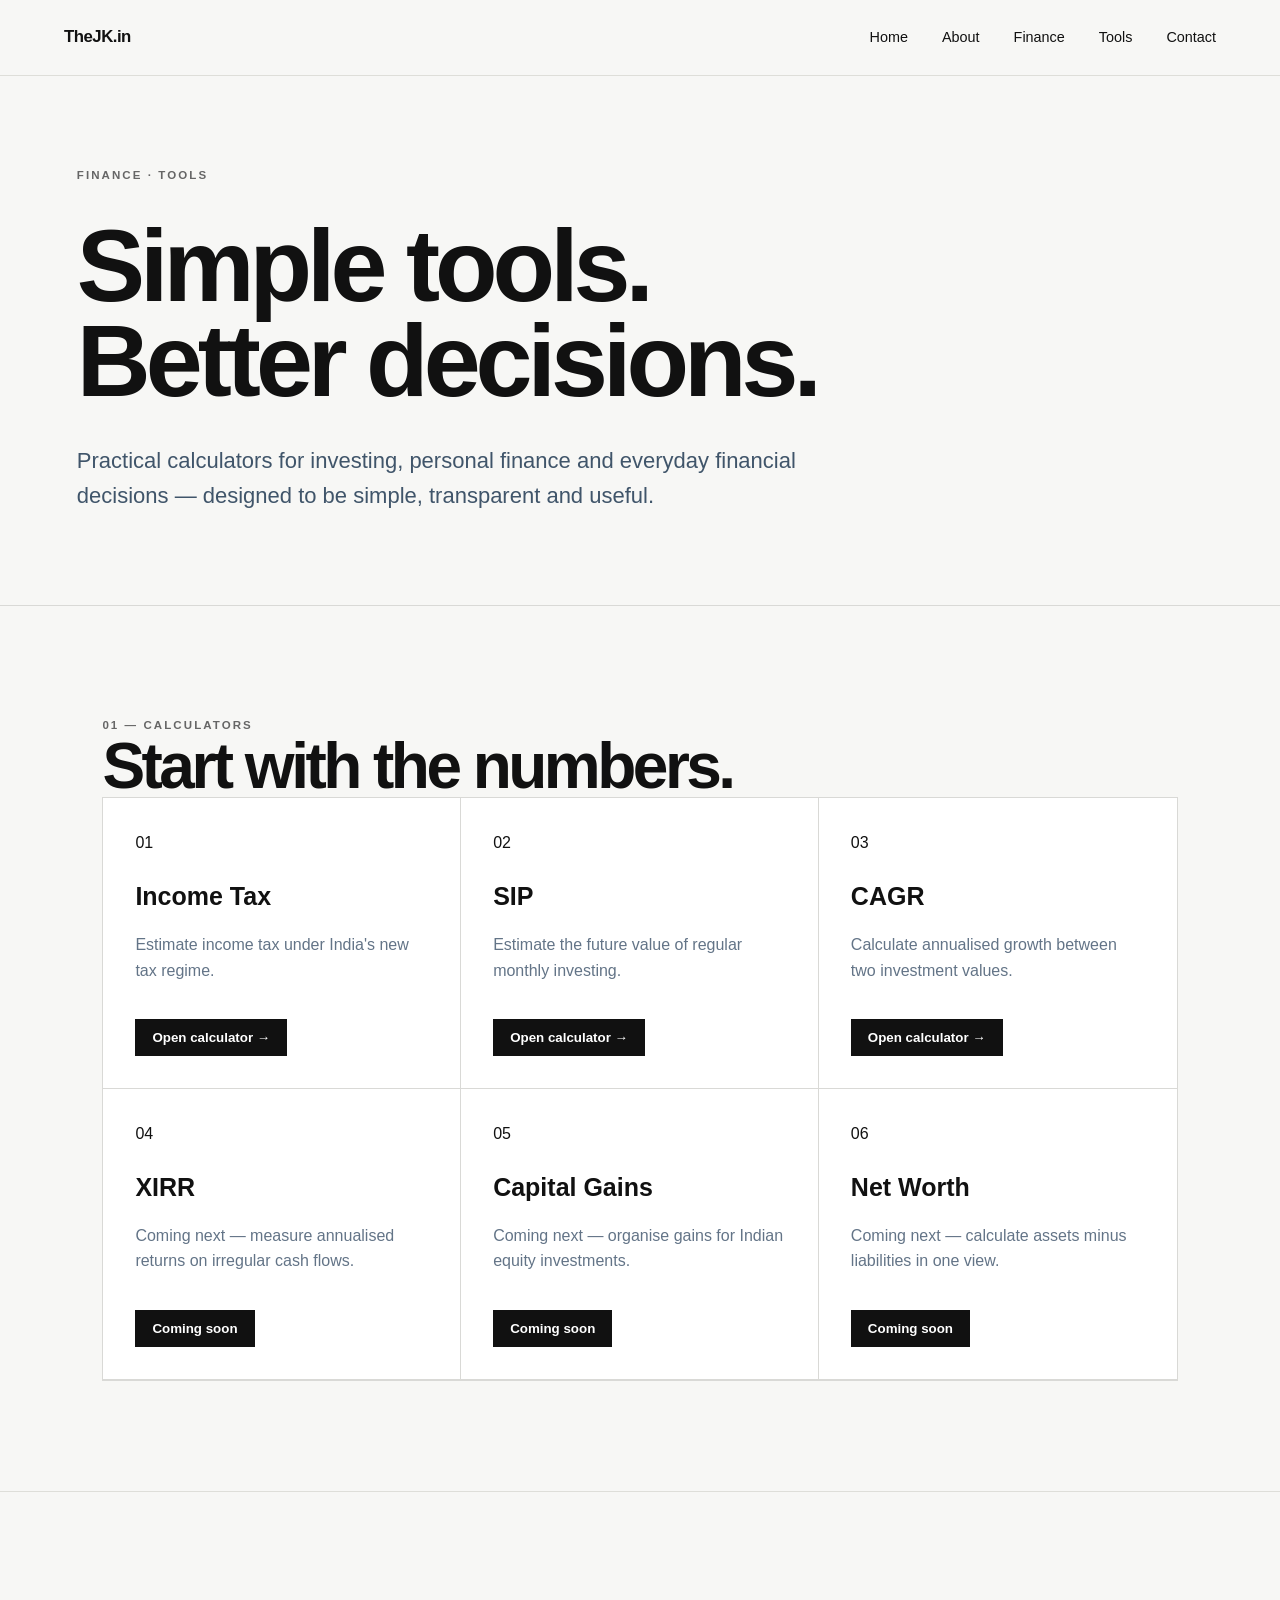
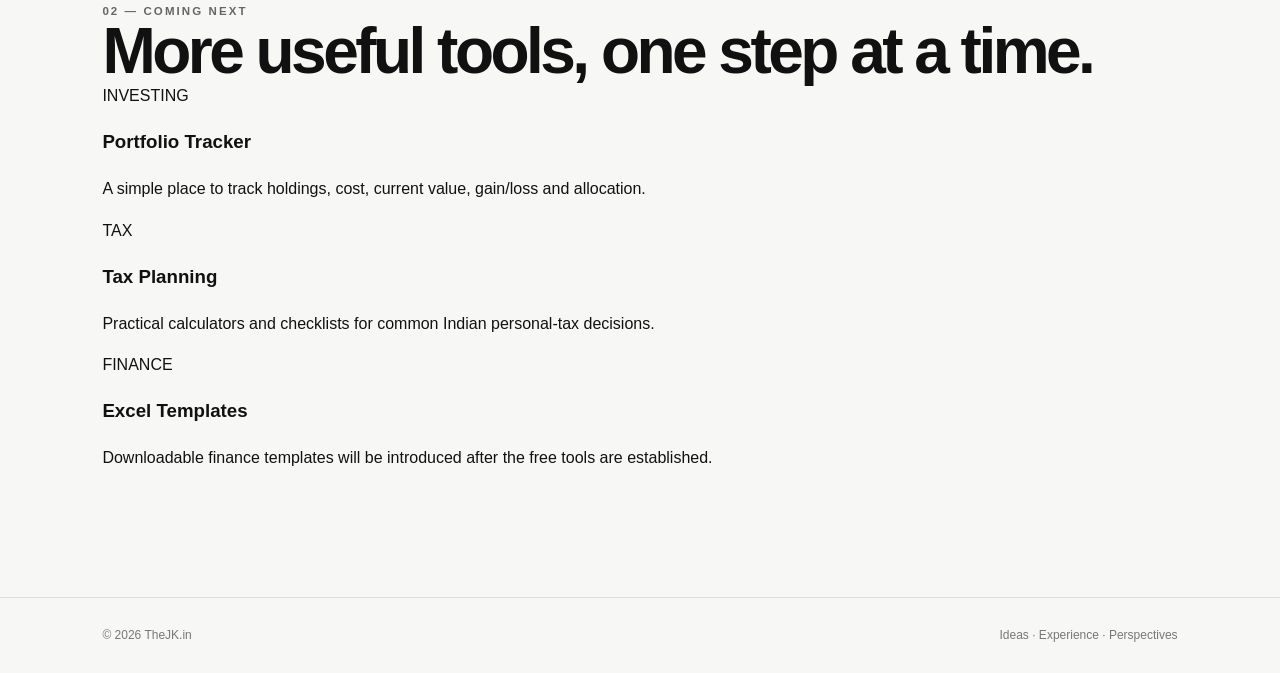
<file: tools.html>
<!doctype html>
<html lang="en">
<head>
<meta charset="utf-8">
<meta name="viewport" content="width=device-width,initial-scale=1">
<meta name="description" content="TheJK.in Tools — practical finance calculators for investing, tax and personal finance.">
<meta name="theme-color" content="#111111">
<title>Finance Tools | TheJK.in</title>
<link rel="stylesheet" href="style.css">
<style>
.tool-hero{padding:90px 6vw 70px;border-bottom:1px solid #d9d9d6}
.tool-hero h1{font-size:clamp(50px,8vw,105px);line-height:.92;letter-spacing:-5px;margin:35px 0}
.tool-hero p{font-size:22px;max-width:760px;color:#40556a}
.tools-grid{display:grid;grid-template-columns:repeat(3,1fr);border:1px solid #d9d9d6}
.tool-card{background:#fff;padding:32px;min-height:250px;border-right:1px solid #d9d9d6;border-bottom:1px solid #d9d9d6}
.tool-card:nth-child(3n){border-right:0}
.tool-card h3{font-size:25px;margin:20px 0 12px}
.tool-card p{color:#637487;min-height:50px}
.tool-card button{margin-top:20px;background:#111;color:#fff;border:0;padding:11px 17px;cursor:pointer;font-weight:700}
.calculator{display:none;margin-top:35px;border:1px solid #d9d9d6;background:#fff;padding:40px}
.calculator.active{display:block}
.calc-grid{display:grid;grid-template-columns:repeat(3,1fr);gap:20px}
label{display:block;font-size:13px;font-weight:700;margin-bottom:7px;color:#43576a}
input{width:100%;padding:13px 14px;border:1px solid #c8c8c3;background:#fafaf8;outline:none}
.calc-actions{margin-top:24px;display:flex;gap:12px}
.primary,.secondary{border:0;padding:13px 20px;cursor:pointer;font-weight:700}
.primary{background:#111;color:#fff}.secondary{background:#e9e9e5;color:#111}
.result{margin-top:25px;padding:22px;background:#f0f2f3;border-left:4px solid #173b63;font-size:19px}
.note{margin-top:30px;color:#637487;font-size:14px}
@media(max-width:900px){
 .tool-hero{padding:65px 25px 55px}.tool-hero h1{letter-spacing:-3px}
 .tools-grid{grid-template-columns:1fr}.tool-card{border-right:0}
 .calc-grid{grid-template-columns:1fr}.calculator{padding:28px 22px}
}
</style>
</head>
<body>
<header class="site-header">
<a class="brand" href="index.html">TheJK.in</a>
<button class="menu-toggle" aria-label="Open menu" aria-expanded="false">☰</button>
<nav class="nav">
<a href="index.html">Home</a><a href="index.html#about">About</a><a href="finance.html">Finance</a><a href="tools.html">Tools</a><a href="index.html#contact">Contact</a>
</nav>
</header>

<main>
<section class="tool-hero">
<div class="section-label">FINANCE · TOOLS</div>
<h1>Simple tools.<br>Better decisions.</h1>
<p>Practical calculators for investing, personal finance and everyday financial decisions — designed to be simple, transparent and useful.</p>
</section>

<section class="section">
<div class="section-label">01 — CALCULATORS</div>
<h2 class="section-title">Start with the numbers.</h2>
<div class="tools-grid">
<div class="tool-card"><span class="tag">01</span><h3>Income Tax</h3><p>Estimate income tax under India's new tax regime.</p><button onclick="showCalc('tax')">Open calculator →</button></div>
<div class="tool-card"><span class="tag">02</span><h3>SIP</h3><p>Estimate the future value of regular monthly investing.</p><button onclick="showCalc('sip')">Open calculator →</button></div>
<div class="tool-card"><span class="tag">03</span><h3>CAGR</h3><p>Calculate annualised growth between two investment values.</p><button onclick="showCalc('cagr')">Open calculator →</button></div>
<div class="tool-card"><span class="tag">04</span><h3>XIRR</h3><p>Coming next — measure annualised returns on irregular cash flows.</p><button disabled>Coming soon</button></div>
<div class="tool-card"><span class="tag">05</span><h3>Capital Gains</h3><p>Coming next — organise gains for Indian equity investments.</p><button disabled>Coming soon</button></div>
<div class="tool-card"><span class="tag">06</span><h3>Net Worth</h3><p>Coming next — calculate assets minus liabilities in one view.</p><button disabled>Coming soon</button></div>
</div>

<div id="calculator" class="calculator">
<h3 id="calcTitle" style="font-size:30px;margin-top:0"></h3>
<div id="calcFields" class="calc-grid"></div>
<div class="calc-actions">
<button class="primary" onclick="calculate()">Calculate</button>
<button class="secondary" onclick="closeCalc()">Close</button>
</div>
<div id="calcResult" class="result" style="display:none"></div>
<div class="note">For education and planning only. Tax calculations are estimates and should be independently verified before filing or making financial decisions.</div>
</div>
</section>

<section class="section">
<div class="section-label">02 — COMING NEXT</div>
<h2 class="section-title">More useful tools, one step at a time.</h2>
<div class="article-list">
<div class="mini"><span class="tag">INVESTING</span><h3>Portfolio Tracker</h3><p>A simple place to track holdings, cost, current value, gain/loss and allocation.</p></div>
<div class="mini"><span class="tag">TAX</span><h3>Tax Planning</h3><p>Practical calculators and checklists for common Indian personal-tax decisions.</p></div>
<div class="mini"><span class="tag">FINANCE</span><h3>Excel Templates</h3><p>Downloadable finance templates will be introduced after the free tools are established.</p></div>
</div>
</section>
</main>

<footer class="footer">
<span>© 2026 TheJK.in</span>
<span>Ideas · Experience · Perspectives</span>
</footer>

<script>
let calcType='';
const configs={
 tax:{title:'Income Tax Estimator — New Tax Regime',fields:[
 ['income','Annual taxable income (₹)','number','1200000'],
 ['deduction','Eligible deduction / adjustment (₹)','number','0'],
 ['cess','Health & Education Cess (%)','number','4']]},
 sip:{title:'SIP Calculator',fields:[
 ['monthly','Monthly investment (₹)','number','10000'],
 ['rate','Expected annual return (%)','number','12'],
 ['years','Period (years)','number','10']]},
 cagr:{title:'CAGR Calculator',fields:[
 ['start','Starting value (₹)','number','100000'],
 ['end','Ending value (₹)','number','150000'],
 ['years','Investment period (years)','number','3']]}
};

function showCalc(type){
 calcType=type; const c=configs[type];
 document.getElementById('calcTitle').textContent=c.title;
 document.getElementById('calcFields').innerHTML=c.fields.map(f=>`<div><label>${f[1]}</label><input id="${f[0]}" type="${f[2]}" value="${f[3]}" min="0" step="any"></div>`).join('');
 document.getElementById('calcResult').style.display='none';
 document.getElementById('calculator').classList.add('active');
 document.getElementById('calculator').scrollIntoView({behavior:'smooth',block:'center'});
}
function v(id){return Number(document.getElementById(id).value)||0}
function money(n){return new Intl.NumberFormat('en-IN',{style:'currency',currency:'INR',maximumFractionDigits:0}).format(n)}
function calculate(){
 let r='';
 if(calcType==='sip'){
  const m=v('monthly'),i=v('rate')/12/100,n=v('years')*12;
  const fv=i?m*((Math.pow(1+i,n)-1)/i)*(1+i):m*n;
  r=`Estimated value: <strong>${money(fv)}</strong><br>Amount invested: ${money(m*n)}<br>Estimated gain: ${money(fv-m*n)}`;
 } else if(calcType==='cagr'){
  const start=v('start'),end=v('end'),years=v('years');
  const x=start>0&&years>0?(Math.pow(end/start,1/years)-1)*100:0;
  r=`CAGR: <strong>${x.toFixed(2)}%</strong> per year.`;
 } else if(calcType==='tax'){
  const income=Math.max(0,v('income')-v('deduction'));
  const cess=v('cess')/100;
  // FY 2026-27 illustrative new-regime slabs; verify before filing.
  const slabs=[[400000,0],[400000,.05],[400000,.10],[400000,.15],[400000,.20],[400000,.25],[Infinity,.30]];
  let remaining=income,tax=0;
  for(const [limit,rate] of slabs){const amt=Math.min(remaining,limit); if(amt>0) tax+=amt*rate; remaining-=amt; if(remaining<=0) break;}
  const rebate=income<=1200000?Math.min(tax,60000):0;
  const netTax=tax-rebate;
  const total=netTax+netTax*cess;
  r=`Estimated tax before cess: <strong>${money(netTax)}</strong><br>Estimated cess: ${money(netTax*cess)}<br>Estimated total tax: <strong>${money(total)}</strong>${rebate>0?'<br>Rebate applied in this estimate.':''}`;
 }
 const el=document.getElementById('calcResult');el.innerHTML=r;el.style.display='block';
}
function closeCalc(){document.getElementById('calculator').classList.remove('active')}
</script>
</body>
</html>
</file>
<file: style.css>
*{box-sizing:border-box}html{scroll-behavior:smooth}body{margin:0;background:#f7f7f5;color:#111;font-family:Inter,ui-sans-serif,-apple-system,BlinkMacSystemFont,"Segoe UI",sans-serif;line-height:1.6}a{color:inherit;text-decoration:none}.site-header{height:76px;padding:0 5vw;display:flex;align-items:center;justify-content:space-between;border-bottom:1px solid #deded9;position:sticky;top:0;z-index:10;background:rgba(247,247,245,.94);backdrop-filter:blur(12px)}.brand{font-weight:800;font-size:1.05rem;letter-spacing:-.03em}.nav{display:flex;gap:34px;font-size:.9rem}.menu-toggle{display:none;background:none;border:0;font-size:1.5rem}.hero{min-height:calc(100vh - 76px);padding:11vh 8vw 10vh;display:flex;flex-direction:column;justify-content:center;border-bottom:1px solid #deded9}.eyebrow,.section-label{font-size:.72rem;letter-spacing:.18em;font-weight:700;color:#666}.hero h1{font-size:clamp(4rem,10vw,9.5rem);line-height:.86;letter-spacing:-.075em;margin:24px 0 35px}.hero h1 em{font-style:normal;color:#666}.hero-copy{max-width:670px;font-size:clamp(1.05rem,2vw,1.35rem);color:#444}.hero-actions{margin-top:32px;display:flex;gap:28px}.button{display:inline-block;padding:13px 22px;border:1px solid #111;font-size:.9rem}.button-dark{background:#111;color:#fff}.button-light{background:#fff;color:#111}.section{padding:110px 8vw;border-bottom:1px solid #deded9}.intro-grid{display:grid;grid-template-columns:1.2fr 1fr;gap:9vw;margin-top:35px}h2{font-size:clamp(2.3rem,5vw,5rem);line-height:.98;letter-spacing:-.055em;margin:0}.intro p{font-size:1.12rem}.muted{color:#777}.cards,.topic-grid{display:grid;grid-template-columns:repeat(2,1fr);margin-top:38px;border-top:1px solid #cfcfc9;border-left:1px solid #cfcfc9}.card,.topic-card{padding:38px;min-height:260px;border-right:1px solid #cfcfc9;border-bottom:1px solid #cfcfc9}.card h3,.topic-card h3{font-size:1.65rem;margin:34px 0 12px}.card p,.topic-card p{color:#666}.card a,.topic-card a{display:inline-block;margin-top:16px;font-size:.88rem;font-weight:650}.insight-head{display:flex;justify-content:space-between;gap:50px;margin-top:35px}.insight-head h2{max-width:650px}.insight-head p{max-width:360px;color:#666}.insight-list{margin-top:60px;border-top:1px solid #cfcfc9}.insight-item{display:grid;grid-template-columns:50px 1fr auto;gap:25px;padding:30px 0;border-bottom:1px solid #cfcfc9}.insight-item small{font-size:.68rem;letter-spacing:.15em;color:#777}.insight-item h3{margin:5px 0;font-size:1.35rem}.insight-item p{margin:0;color:#777}.status{font-size:.65rem;color:#888}.cta{background:#111;color:#fff;display:flex;justify-content:space-between;align-items:end;gap:40px}.cta .section-label{color:#aaa}.cta h2{max-width:750px;margin-top:25px}.footer{padding:28px 8vw;display:flex;justify-content:space-between;color:#777;font-size:.75rem}.topic-hero{padding:13vh 8vw 12vh;border-bottom:1px solid #deded9}.topic-hero h1{font-size:clamp(4rem,9vw,8.5rem);line-height:.9;letter-spacing:-.075em;max-width:1100px;margin:28px 0}.topic-hero p{max-width:720px;font-size:1.25rem;color:#555}@media(max-width:720px){.site-header{height:64px}.nav{display:none;position:absolute;top:64px;left:0;right:0;padding:20px 8vw;background:#f7f7f5;border-bottom:1px solid #deded9;flex-direction:column;gap:16px}.nav.open{display:flex}.menu-toggle{display:block}.hero{min-height:calc(100vh - 64px);padding:70px 7vw}.hero h1{font-size:clamp(3.7rem,18vw,6rem)}.section{padding:75px 7vw}.intro-grid,.cards,.topic-grid{grid-template-columns:1fr}.card,.topic-card{min-height:auto;padding:30px}.insight-head,.cta{display:block}.insight-item{grid-template-columns:30px 1fr}.status{display:none}.cta .button{margin-top:35px}.footer{padding:25px 7vw;display:block}.topic-hero{padding:80px 7vw}.topic-hero h1{font-size:clamp(3.7rem,16vw,6rem)}}
</file>
